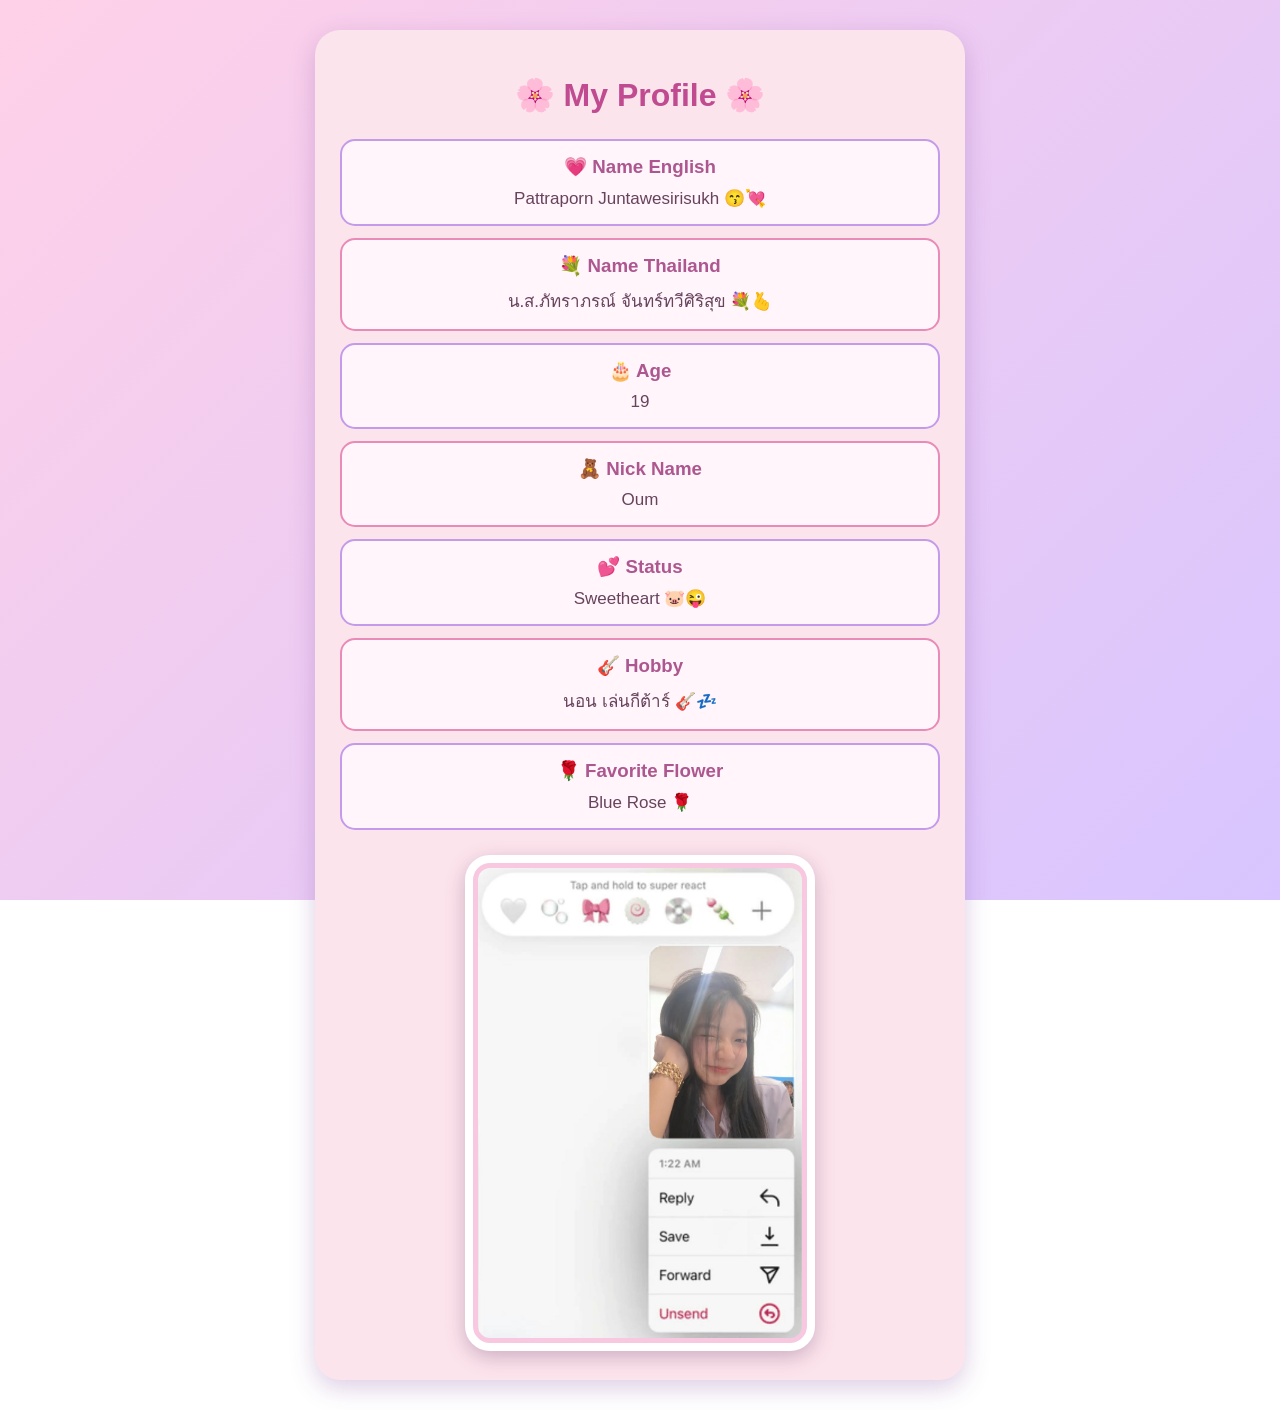
<file: RECORD.html>
<!DOCTYPE html>
<html lang="th">
<head>
    <meta charset="UTF-8">
    <meta name="viewport" content="width=device-width, initial-scale=1.0">
    <title>My Profile</title>

    <style>
        * {
            box-sizing: border-box;
        }

        body {
            margin: 0;
            padding: 30px 15px;
            font-family: Arial, sans-serif;
            background: linear-gradient(135deg, #ffd1e8, #d8c5ff);
            background-attachment: fixed;
        }

        .container {
            max-width: 650px;
            margin: auto;
            padding: 25px;
            background: #fce4ec;
            border-radius: 25px;
            box-shadow: 0 8px 25px rgba(120, 60, 150, 0.25);
            text-align: center;
        }

        h1 {
            color: #c04b91;
            margin-bottom: 25px;
        }

        .profile-box {
            border: 2px solid #e88bb8;
            background: #fff5fa;
            padding: 15px;
            border-radius: 15px;
            margin: 12px 0;
            transition: 0.3s;
        }

        .profile-box:nth-child(even) {
            border-color: #c49bea;
        }

        .profile-box:hover {
            transform: translateY(-4px);
            box-shadow: 0 5px 12px rgba(180, 100, 160, 0.2);
        }

        h3 {
            color: #ad5790;
            margin: 0 0 10px;
        }

        p {
            color: #67435e;
            margin: 0;
            font-size: 17px;
        }

        .profile-image {
            margin-top: 25px;
        }

        .profile-image img {
            width: 350px;
            max-width: 100%;
            height: auto;
            border: 8px solid white;
            border-radius: 25px;
            padding: 5px;
            background: #f8c8e0;
            box-shadow: 0 6px 20px rgba(100, 50, 100, 0.3);
        }
    </style>
</head>

<body>

    <div class="container">

        <h1>🌸 My Profile 🌸</h1>

        <div class="profile-box">
            <h3>💗 Name English</h3>
            <p>Pattraporn Juntawesirisukh 😙💘</p>
        </div>

        <div class="profile-box">
            <h3>💐 Name Thailand</h3>
            <p>น.ส.ภัทราภรณ์ จันทร์ทวีศิริสุข 💐🫰</p>
        </div>

        <div class="profile-box">
            <h3>🎂 Age</h3>
            <p>19</p>
        </div>

        <div class="profile-box">
            <h3>🧸 Nick Name</h3>
            <p>Oum</p>
        </div>

        <div class="profile-box">
            <h3>💕 Status</h3>
            <p>Sweetheart 🐷😜</p>
        </div>

        <div class="profile-box">
            <h3>🎸 Hobby</h3>
            <p>นอน เล่นกีต้าร์ 🎸💤</p>
        </div>

        <div class="profile-box">
            <h3>🌹 Favorite Flower</h3>
            <p>Blue Rose 🌹</p>
        </div>

        <div class="profile-image">
            <img src="151249.jpg" alt="My Profile Picture">
        </div>

    </div>

</body>
</html>
</file>
